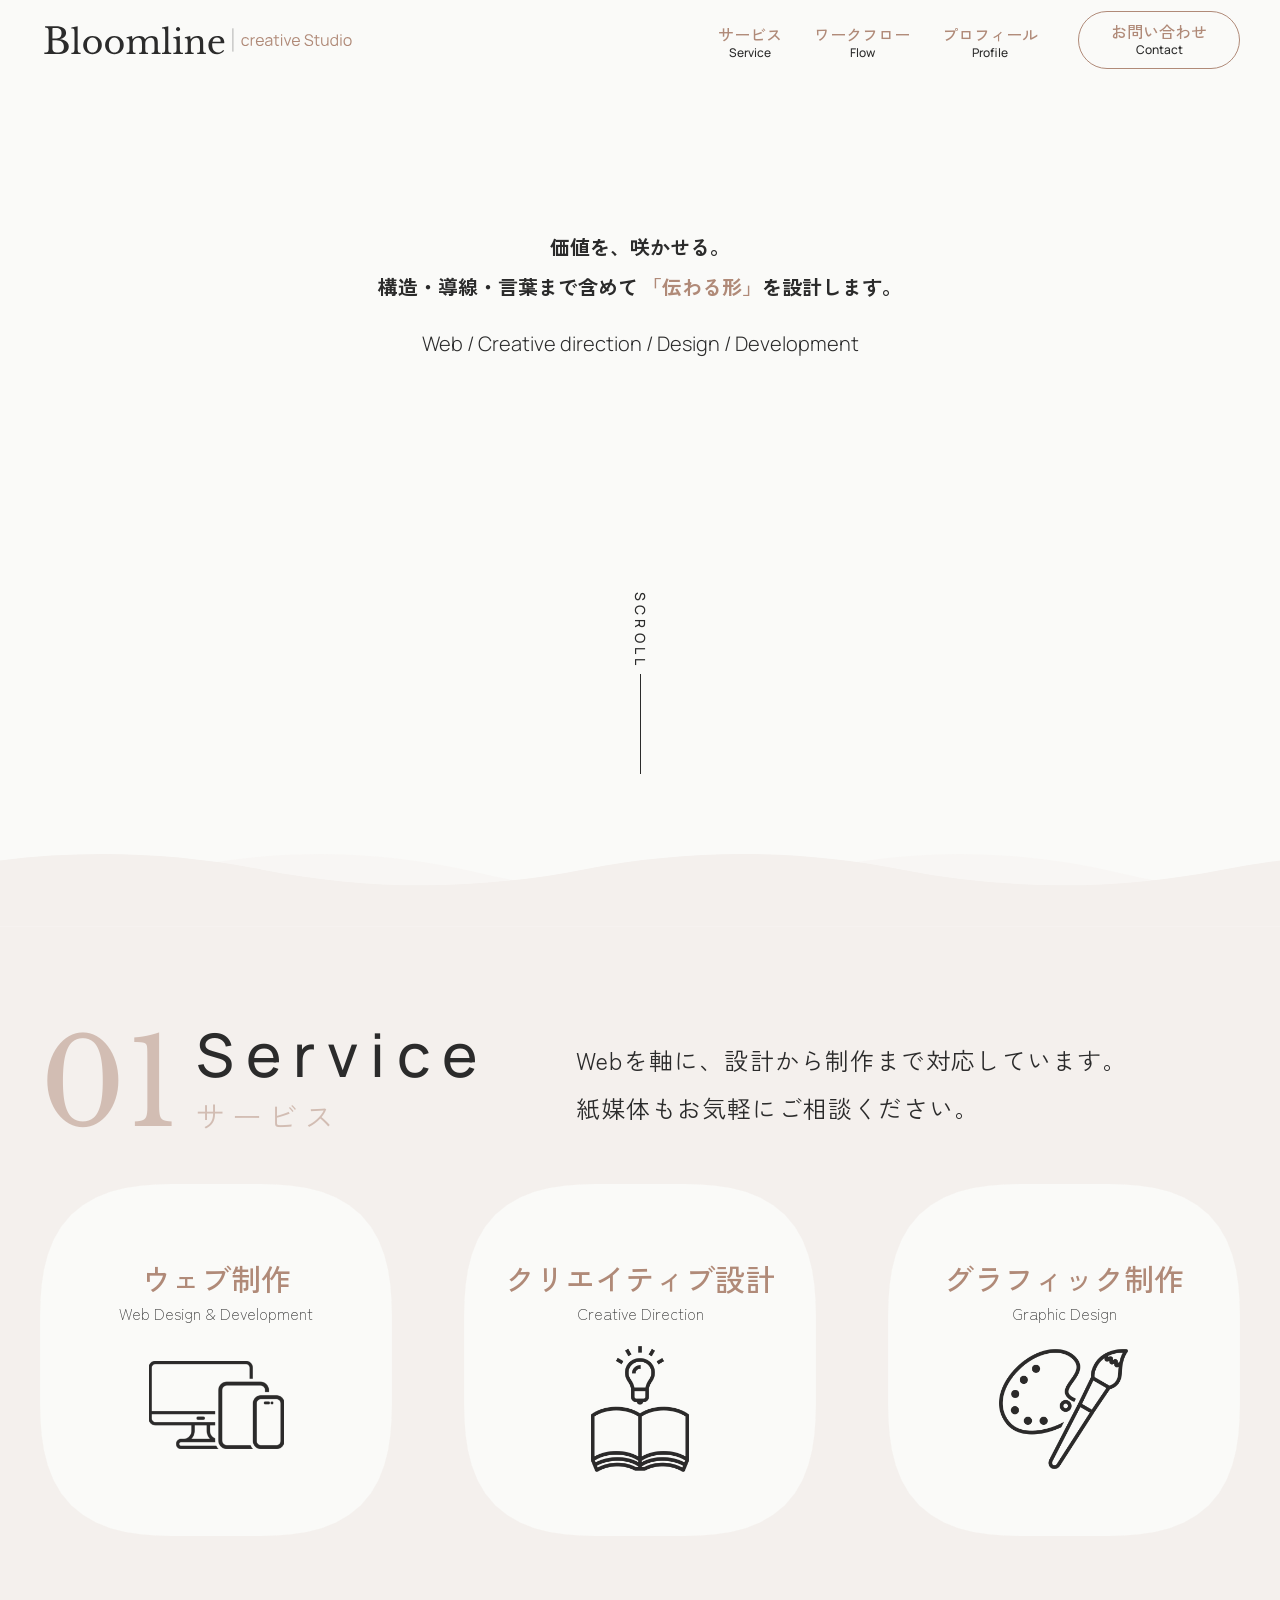
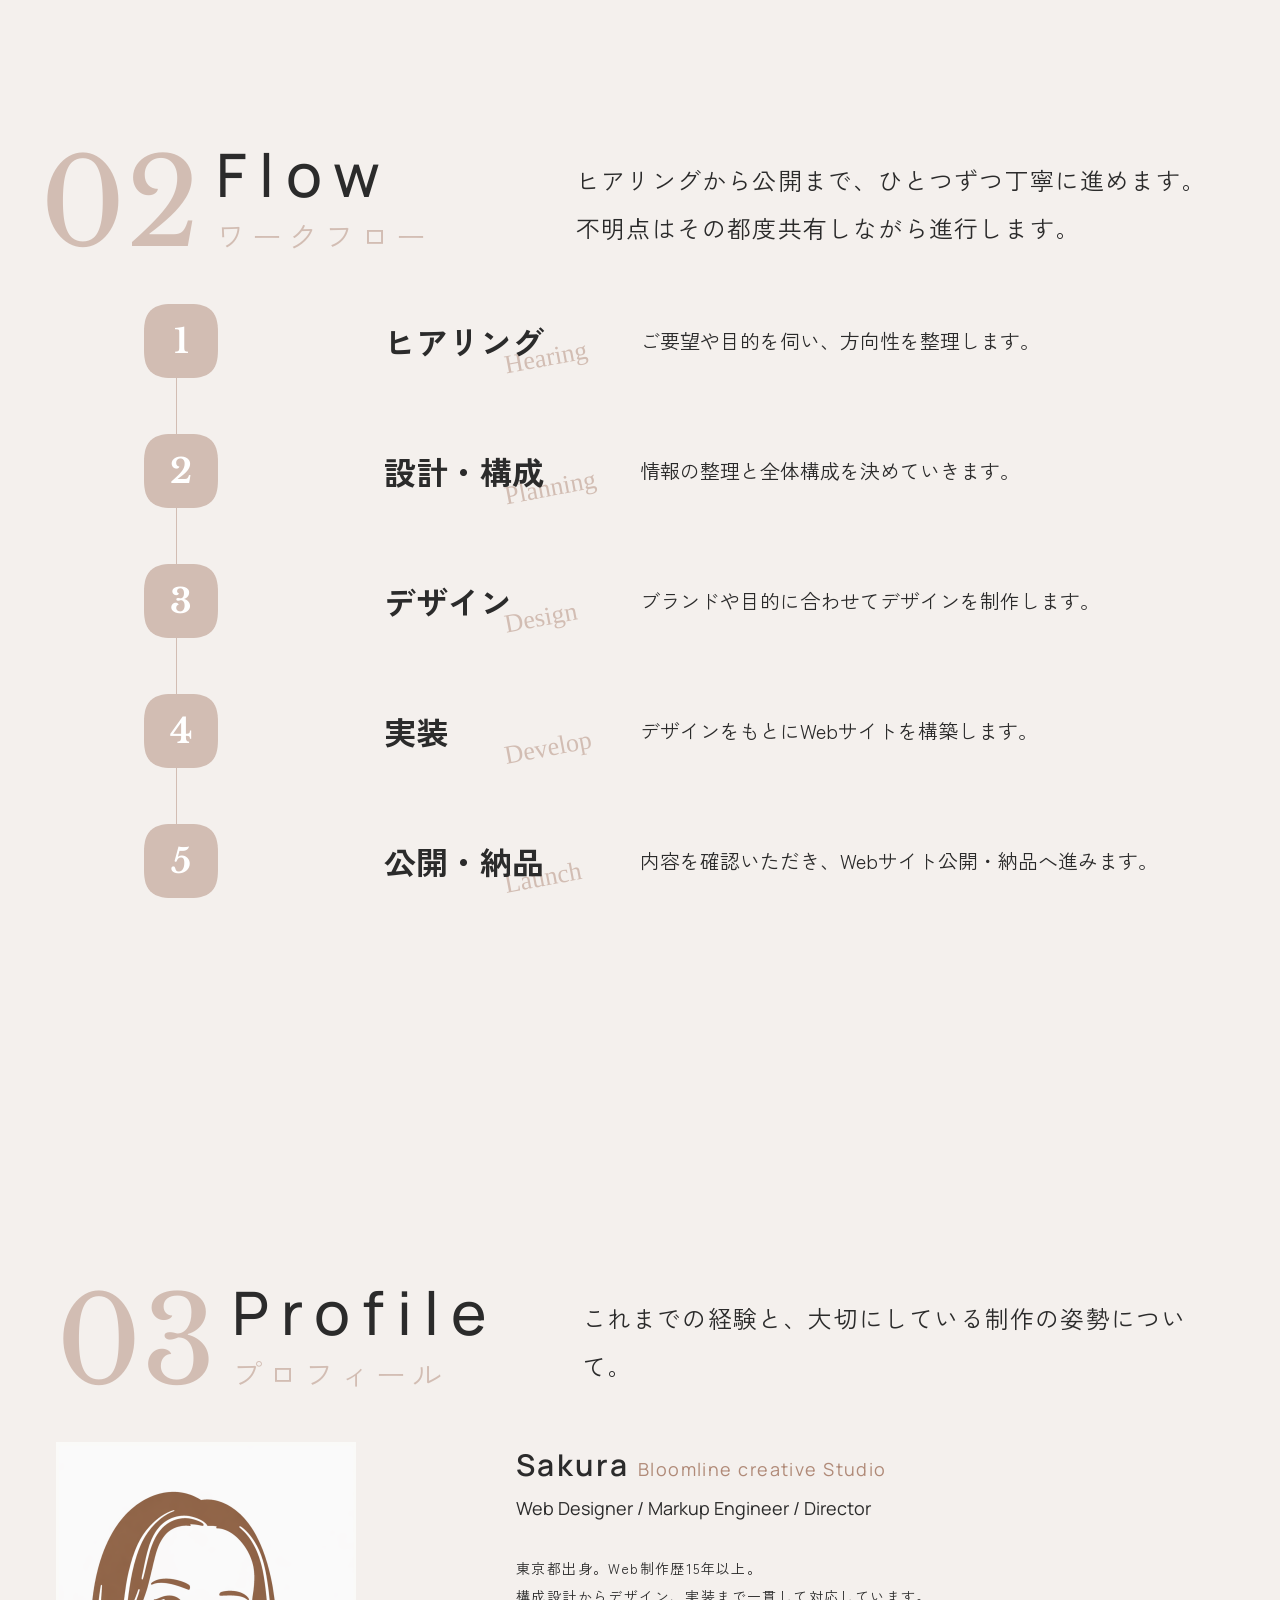
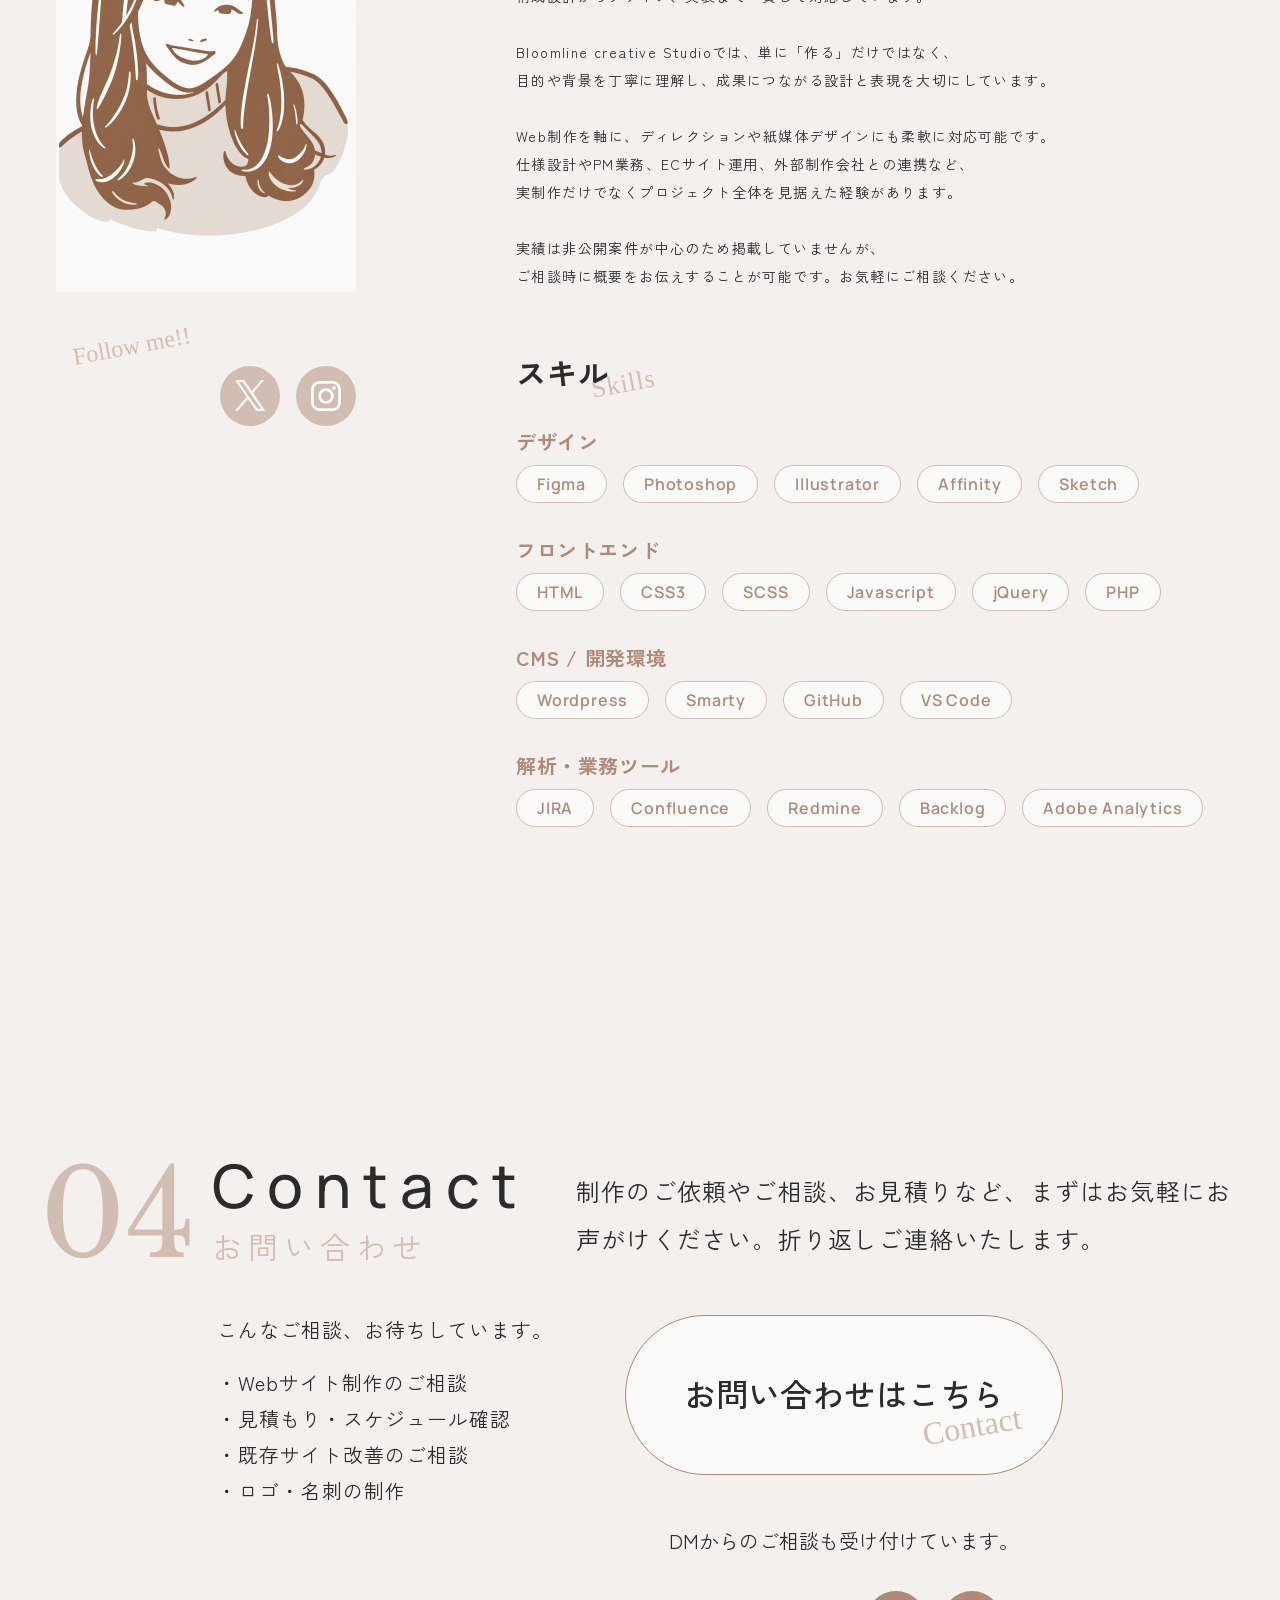
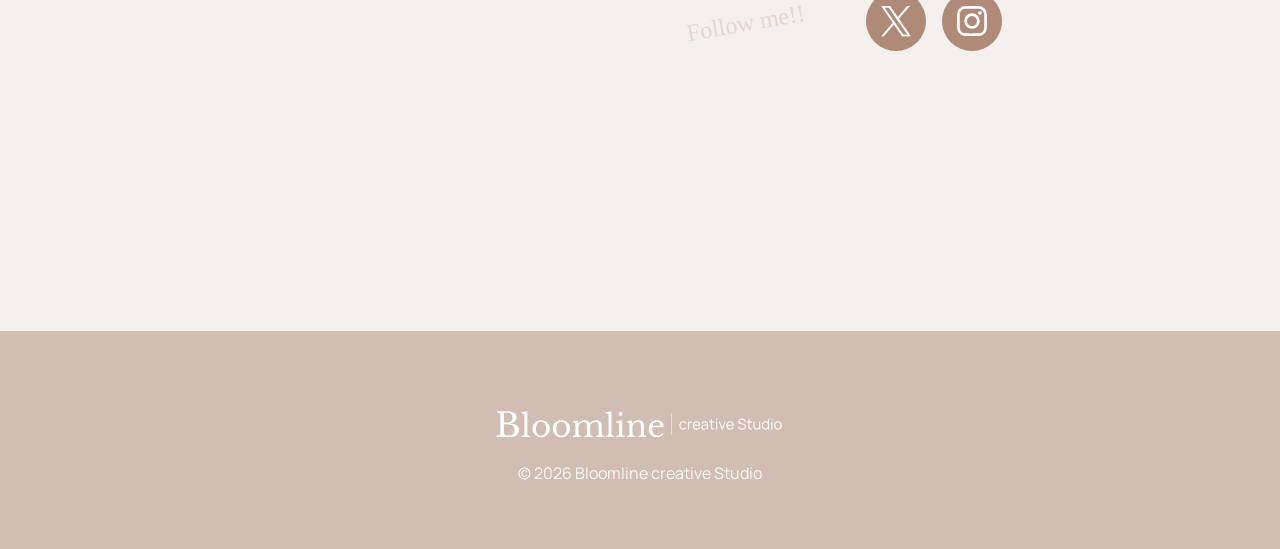
<file: index.html>
<!doctype html>
<html lang="ja">
	<head>
		<meta charset="UTF-8" />
		<meta name="viewport" content="width=device-width, initial-scale=1.0" />
		<title>Bloomline creative Studio</title>
		<link rel="stylesheet" href="./assets/css/style.css" />
	</head>

	<body>
		<header class="header">
			<div class="header__inner container">
				<!-- ロゴ -->
				<h1 class="header__logo">
					<a href="/">
						<img
							src="assets/img/logo.svg"
							alt="Bloomline creative Studio"
						/>
					</a>
				</h1>
				<!-- PCナビ -->
				<nav class="header__nav">
					<ul class="header__menu">
						<li>
							<a href="#service">サービス<span>Service</span></a>
						</li>
						<li>
							<a href="#flow">ワークフロー<span>Flow</span></a>
						</li>
						<li>
							<a href="#profile"
								>プロフィール<span>Profile</span></a
							>
						</li>
					</ul>

					<a href="#contact" class="header__cta">
						お問い合わせ
						<span>Contact</span>
					</a>
				</nav>
			</div>
		</header>

		<!-- ハンバーガー -->
		<button class="hamburger" aria-label="menu" aria-controls="drawer">
			<span></span>
			<span></span>
			<span></span>
		</button>
		<!-- SPフルスクリーンメニュー -->
		<div class="drawer" id="drawer">
			<div class="drawer__header">
				<div class="header__logo">
					<img
						src="assets/img/logo.svg"
						alt="Bloomline creative Studio"
					/>
				</div>
			</div>

			<nav class="drawer__nav">
				<a href="#service">Service</a>
				<a href="#flow">Flow</a>
				<a href="#profile">Profile</a>
				<a href="#contact">Contact</a>
			</nav>

			<div class="drawer__footer">
				<div class="drawer__sns">
					<a
						href="https://x.com/BloomlineSakura?s=20"
						class="sns-icon x-icon"
						target="_blank"
						><img src="assets/img/sns-x.svg" alt="X"
					/></a>
					<a
						href="https://www.instagram.com/bloomline_creative/"
						class="sns-icon insta-icon"
						target="_blank"
						><img src="assets/img/sns-ig.svg" alt="Instagram"
					/></a>
				</div>
				<p class="drawer__copy">
					&copy; 2026 Bloomline creative Studio
				</p>
			</div>
		</div>

		<main>
			<!-- fv -->
			<div data-include="components/fv.html"></div>

			<div class="main__contents">
				<div class="main__container">
					<div class="main__inner">
						<!-- service -->
						<div data-include="components/service.html"></div>
						<!-- flow -->
						<div data-include="components/flow.html"></div>
						<!-- profile -->
						<div data-include="components/profile.html"></div>
						<!-- contact -->
						<div data-include="components/contact.html"></div>
					</div>
				</div>
			</div>
		</main>

		<footer id="footer" class="footer">
			<div class="footer__inner">
				<p class="footer__logo">
					<img
						src="assets/img/logo_footer.svg"
						alt="Bloomline creative Studio"
					/>
				</p>

				<p class="footer__copy">
					&copy; 2026 Bloomline creative Studio
				</p>
			</div>
		</footer>

		<script src="assets/js/include.js"></script>
		<script src="assets/js/main.js" defer></script>
	</body>
</html>
</file>
<file: assets/css/style.css>
@charset "UTF-8";
@import url("https://fonts.googleapis.com/css2?family=Homemade+Apple&family=Libre+Baskerville:ital,wght@0,400..700;1,400..700&family=Manrope:wght@200..800&family=Zen+Kaku+Gothic+New:wght@300;400;500;700;900&display=swap");
/* ==========================================================
   Project : Bloomline creative Studio
   File    : _reset.scss
   Role    : Foundation
   ----------------------------------------------------------
   Description :
   ブラウザデフォルトスタイルのリセット定義
   ========================================================== */
*,
*::before,
*::after {
  -webkit-box-sizing: border-box;
          box-sizing: border-box;
}

html {
  font-size: 100%;
  scroll-behavior: smooth;
}

body {
  margin: 0;
  line-height: 1.6;
  text-rendering: optimizeLegibility;
  -webkit-font-smoothing: antialiased;
}

/* headings */
h1,
h2,
h3,
h4,
h5,
h6,
p,
ul,
ol,
figure,
blockquote {
  margin: 0;
}

/* lists */
ul,
ol {
  padding: 0;
  list-style: none;
}

/* media */
img,
picture,
video,
canvas {
  display: block;
  max-width: 100%;
}

/* forms */
input,
button,
textarea,
select {
  font: inherit;
}

/* links */
a {
  color: inherit;
  text-decoration: none;
}

/* tables */
table {
  border-collapse: collapse;
  border-spacing: 0;
}

/* ==========================================================
   Project : Bloomline creative Studio
   File    : _variables.scss
   Role    : Foundation
   ----------------------------------------------------------
   Description :
   カラー・フォント・サイズ等の変数管理
   ========================================================== */
/* ==========================================================
   Project : Bloomline creative Studio
   File    : _breakpoints.scss
   Role    : Foundation
   ----------------------------------------------------------
   Description :
   レスポンシブ用ブレークポイント定義
   ========================================================== */
/* ==========================================================
   Project : Bloomline creative Studio
   File    : _base.scss
   Role    : Foundation
   ----------------------------------------------------------
   Description :
   ベースタイポグラフィ・共通スタイル定義
   ========================================================== */
html {
  scroll-behavior: smooth;
  font-size: 100%;
  scroll-padding-top: 100px;
}
@media (max-width: 768px) {
  html {
    scroll-padding-top: 70px;
  }
}

body {
  font-family: "Manrope", sans-serif, "Zen Kaku Gothic New", sans-serif;
  font-weight: 400;
  color: #2b2b2b;
  line-height: 1.5;
  background-color: #fafaf8;
}

/* Main layout */
main {
  width: 100%;
  margin: 0;
}
main .main__contents {
  padding-top: 82px;
  background-image: url(../img/main_bg.svg);
  background-repeat: no-repeat;
  background-position: top center;
  background-size: 100% auto;
}
@media (max-width: 768px) {
  main .main__contents {
    background-image: url(../img/main_bg_sp.svg);
  }
}
main .main__container {
  width: 100%;
  background-color: #f4f0ed;
  padding-bottom: 160px;
}
@media (max-width: 768px) {
  main .main__container {
    padding-bottom: 0;
  }
}
main .main__inner {
  width: 1200px;
  margin: 0 auto;
  background-color: #f4f0ed;
}
@media (max-width: 768px) {
  main .main__inner {
    width: 100%;
    padding: 0;
  }
}

/* Section title */
.section-header {
  display: -webkit-box;
  display: -ms-flexbox;
  display: flex;
  -webkit-box-pack: start;
      -ms-flex-pack: start;
          justify-content: flex-start;
  margin: 88px 0 40px;
}
.section-header__title {
  display: -webkit-box;
  display: -ms-flexbox;
  display: flex;
  -webkit-box-align: start;
      -ms-flex-align: start;
          align-items: flex-start;
  gap: 16px;
  width: 536px;
}
@media (max-width: 768px) {
  .section-header__title {
    width: 100%;
  }
}
.section-header__num {
  font-family: "Libre Baskerville", serif;
  font-size: 120px;
  line-height: 1;
  color: #d2bdb3;
}
@media (max-width: 768px) {
  .section-header__num {
    font-size: 74px;
  }
}
.section-header__main {
  font-family: "Manrope", sans-serif;
  font-weight: 500;
  font-size: 60px;
  line-height: 1;
  letter-spacing: 0.2em;
}
@media (max-width: 768px) {
  .section-header__main {
    font-size: 36px;
  }
}
.section-header__sub {
  font-family: "Zen Kaku Gothic New", sans-serif;
  font-size: 30px;
  letter-spacing: 0.2em;
  line-height: 1;
  color: #d2bdb3;
  margin-top: 16px;
}
@media (max-width: 768px) {
  .section-header__sub {
    font-size: 18px;
    margin-top: 8px;
  }
}
.section-header__lead {
  line-height: 2;
  font-size: 24px;
  font-family: "Zen Kaku Gothic New", sans-serif;
  letter-spacing: 0.05em;
  display: -webkit-box;
  display: -ms-flexbox;
  display: flex;
  -webkit-box-align: center;
      -ms-flex-align: center;
          align-items: center;
  max-width: 664px;
}
@media (max-width: 768px) {
  .section-header__lead {
    font-size: 12px;
    max-width: none;
    margin-left: 16px;
  }
}
@media (max-width: 768px) {
  .section-header {
    -webkit-box-orient: vertical;
    -webkit-box-direction: normal;
        -ms-flex-direction: column;
            flex-direction: column;
  }
}

/* Line-break helpers */
.pc_br {
  display: inline-block;
}
@media (max-width: 768px) {
  .pc_br {
    display: none;
  }
}

.sp_br {
  display: none;
}
@media (max-width: 768px) {
  .sp_br {
    display: inline-block;
  }
}

/* Squircle setting */
.clothoid-corner {
  clip-path: polygon(41.670368% 0%, 58.329632% 0%, 62.704761% 0.020651%, 67.077555% 0.151634%, 71.438002% 0.493893%, 75.762175% 1.146894%, 79.997481% 2.233011%, 84.062892% 3.834411%, 87.850921% 6.005296%, 91.220749% 8.779251%, 93.994704% 12.149079%, 96.165589% 15.937108%, 97.766989% 20.002519%, 98.853106% 24.237825%, 99.506107% 28.561998%, 99.848366% 32.922445%, 99.979349% 37.295239%, 99.979349% 62.704761%, 99.848366% 67.077555%, 99.506107% 71.438002%, 98.853106% 75.762175%, 97.766989% 79.997481%, 96.165589% 84.062892%, 93.994704% 87.850921%, 91.220749% 91.220749%, 87.850921% 93.994704%, 84.062892% 96.165589%, 79.997481% 97.766989%, 75.762175% 98.853106%, 71.438002% 99.506107%, 67.077555% 99.848366%, 62.704761% 99.979349%, 58.329632% 100%, 41.670368% 100%, 37.295239% 99.979349%, 32.922445% 99.848366%, 28.561998% 99.506107%, 24.237825% 98.853106%, 20.002519% 97.766989%, 15.937108% 96.165589%, 12.149079% 93.994704%, 8.779251% 91.220749%, 6.005296% 87.850921%, 3.834411% 84.062892%, 2.233011% 79.997481%, 1.146894% 75.762175%, 0.493893% 71.438002%, 0.151634% 67.077555%, 0.020651% 62.704761%, 0.020651% 37.295239%, 0.151634% 32.922445%, 0.493893% 28.561998%, 1.146894% 24.237825%, 2.233011% 20.002519%, 3.834411% 15.937108%, 6.005296% 12.149079%, 8.779251% 8.779251%, 12.149079% 6.005296%, 15.937108% 3.834411%, 20.002519% 2.233011%, 24.237825% 1.146894%, 28.561998% 0.493893%, 32.922445% 0.151634%, 37.295239% 0.020651%, 41.670368% 0%);
}

/* ==========================================================
   Project : Bloomline creative Studio
   File    : _header.scss
   Role    : Layout
   ----------------------------------------------------------
   Description :
   固定ヘッダー・ナビゲーション・ドロワーメニュー
   States :
   .is-scrolled
   .is-open
   ========================================================== */
.header {
  width: 100%;
  background: #fafaf8;
  z-index: 500;
  position: fixed;
  top: 0;
  left: 0;
  right: 0;
  -webkit-transition: background 0.4s ease, -webkit-box-shadow 0.4s ease;
  transition: background 0.4s ease, -webkit-box-shadow 0.4s ease;
  transition: background 0.4s ease, box-shadow 0.4s ease;
  transition: background 0.4s ease, box-shadow 0.4s ease, -webkit-box-shadow 0.4s ease;
}
.header.is-scrolled {
  -webkit-box-shadow: 0 4px 20px rgba(0, 0, 0, 0.05);
          box-shadow: 0 4px 20px rgba(0, 0, 0, 0.05);
  background: rgba(255, 255, 255, 0.6);
  backdrop-filter: blur(10px);
  -webkit-backdrop-filter: blur(10px);
}
.header__inner {
  width: 1200px;
  height: 80px;
  margin: 0 auto;
  display: -webkit-box;
  display: -ms-flexbox;
  display: flex;
  -webkit-box-pack: justify;
      -ms-flex-pack: justify;
          justify-content: space-between;
  -webkit-box-align: center;
      -ms-flex-align: center;
          align-items: center;
}
@media (max-width: 768px) {
  .header__inner {
    width: 100%;
    height: 56px;
    padding: 16px;
  }
}
.header__logo a {
  display: block;
}
.header__logo a img {
  height: 36px;
}
@media (max-width: 768px) {
  .header__logo a img {
    height: 24px;
  }
}
.header__nav {
  display: -webkit-box;
  display: -ms-flexbox;
  display: flex;
  gap: 40px;
}
@media (max-width: 768px) {
  .header__nav {
    display: none;
  }
}
.header__menu {
  display: -webkit-box;
  display: -ms-flexbox;
  display: flex;
  gap: 32px;
  margin-top: 16px;
}
.header__menu a {
  display: -webkit-box;
  display: -ms-flexbox;
  display: flex;
  -webkit-box-orient: vertical;
  -webkit-box-direction: normal;
      -ms-flex-direction: column;
          flex-direction: column;
  -webkit-box-align: center;
      -ms-flex-align: center;
          align-items: center;
  line-height: 1;
  font-size: 16px;
  font-weight: 500;
  color: #b08a78;
  position: relative;
  padding-bottom: 4px;
}
.header__menu a span {
  font-size: 12px;
  margin-top: 4px;
  color: #2b2b2b;
  -webkit-transition: color 0.3s ease;
  transition: color 0.3s ease;
}
.header__menu a::after {
  content: "";
  position: absolute;
  bottom: -2px;
  left: 50%;
  width: 0;
  height: 1px;
  background: #b08a78;
  -webkit-transition: width 0.3s ease;
  transition: width 0.3s ease;
  -webkit-transform: translateX(-50%);
          transform: translateX(-50%);
}
.header__menu a:hover::after {
  width: 100%;
}
.header__menu a:hover span {
  color: #b08a78;
}
.header__cta {
  padding: 12px 32px;
  border: 1px solid #b08a78;
  border-radius: 50px;
  display: -webkit-box;
  display: -ms-flexbox;
  display: flex;
  -webkit-box-orient: vertical;
  -webkit-box-direction: normal;
      -ms-flex-direction: column;
          flex-direction: column;
  -webkit-box-align: center;
      -ms-flex-align: center;
          align-items: center;
  font-size: 16px;
  line-height: 1;
  font-weight: 500;
  color: #b08a78;
  background: transparent;
  -webkit-transition: background-color 0.5s ease, color 0.5s ease;
  transition: background-color 0.5s ease, color 0.5s ease;
}
.header__cta span {
  font-size: 12px;
  margin-top: 4px;
  color: #2b2b2b;
}
.header__cta:hover {
  color: #fff;
  background-color: #d2bdb3;
}

/* Hamburger (SP only) */
.hamburger {
  display: none;
}
@media (max-width: 768px) {
  .hamburger {
    display: -webkit-box;
    display: -ms-flexbox;
    display: flex;
    width: 48px;
    height: 48px;
    position: fixed;
    right: 8px;
    top: 4px;
    z-index: 1100;
    background: none;
    border: none;
    cursor: pointer;
    -webkit-box-pack: center;
        -ms-flex-pack: center;
            justify-content: center;
    -webkit-box-align: center;
        -ms-flex-align: center;
            align-items: center;
  }
}
.hamburger span {
  display: block;
  position: absolute;
  width: 28px;
  height: 2px;
  background: #b08a78;
  border-radius: 2px;
  -webkit-transition: opacity 0.3s ease, background 0.3s ease, -webkit-transform 0.3s ease;
  transition: opacity 0.3s ease, background 0.3s ease, -webkit-transform 0.3s ease;
  transition: transform 0.3s ease, opacity 0.3s ease, background 0.3s ease;
  transition: transform 0.3s ease, opacity 0.3s ease, background 0.3s ease, -webkit-transform 0.3s ease;
}
.hamburger span:nth-child(1) {
  -webkit-transform: translateY(-8px);
          transform: translateY(-8px);
}
.hamburger span:nth-child(3) {
  -webkit-transform: translateY(8px);
          transform: translateY(8px);
}
.hamburger.is-open span {
  background: #fff;
}
.hamburger.is-open span:nth-child(1) {
  -webkit-transform: rotate(45deg);
          transform: rotate(45deg);
}
.hamburger.is-open span:nth-child(2) {
  opacity: 0;
}
.hamburger.is-open span:nth-child(3) {
  -webkit-transform: rotate(-45deg);
          transform: rotate(-45deg);
}

body.drawer-open {
  overflow: hidden;
}

/* Drawer (SP only) */
.drawer {
  display: none;
}
@media (max-width: 768px) {
  .drawer {
    position: fixed;
    inset: 0;
    background: #b08a78;
    display: -webkit-box;
    display: -ms-flexbox;
    display: flex;
    -webkit-box-orient: vertical;
    -webkit-box-direction: normal;
        -ms-flex-direction: column;
            flex-direction: column;
    opacity: 0;
    visibility: hidden;
    pointer-events: none;
    -webkit-transform: translateY(-100%);
            transform: translateY(-100%);
    -webkit-transition: opacity 0.4s, visibility 0.4s, -webkit-transform 0.4s;
    transition: opacity 0.4s, visibility 0.4s, -webkit-transform 0.4s;
    transition: transform 0.4s, opacity 0.4s, visibility 0.4s;
    transition: transform 0.4s, opacity 0.4s, visibility 0.4s, -webkit-transform 0.4s;
    z-index: 1000;
  }
  .drawer.is-open {
    -webkit-transform: translateY(0);
            transform: translateY(0);
    opacity: 1;
    visibility: visible;
    pointer-events: auto;
  }
  .drawer__header {
    width: 100%;
    height: 56px;
    padding: 16px;
  }
  .drawer__header .header__logo img {
    height: 24px;
    -webkit-filter: brightness(0) invert(1);
            filter: brightness(0) invert(1);
  }
  .drawer__nav {
    -webkit-box-flex: 1;
        -ms-flex: 1;
            flex: 1;
    display: -webkit-box;
    display: -ms-flexbox;
    display: flex;
    -webkit-box-orient: vertical;
    -webkit-box-direction: normal;
        -ms-flex-direction: column;
            flex-direction: column;
    -webkit-box-pack: start;
        -ms-flex-pack: start;
            justify-content: flex-start;
    -webkit-box-align: center;
        -ms-flex-align: center;
            align-items: center;
    gap: 32px;
    padding-top: 120px;
  }
  .drawer__nav a {
    font-size: 28px;
    letter-spacing: 0.2em;
    color: #fff;
    font-weight: 700;
  }
  .drawer__sns {
    position: absolute;
    right: 20px;
    bottom: 40px;
    display: -webkit-box;
    display: -ms-flexbox;
    display: flex;
    -webkit-box-orient: vertical;
    -webkit-box-direction: normal;
        -ms-flex-direction: column;
            flex-direction: column;
    gap: 16px;
  }
  .drawer__sns .sns-icon img {
    width: 43px;
    height: 43px;
  }
  .drawer__copy {
    width: 100%;
    padding-left: 16px;
    color: #fafaf8;
    font-size: 10px;
    text-align: left;
  }
  .drawer {
    /* Close button (optional). If you keep it, use 2 spans in HTML. */
  }
  .drawer__close {
    position: absolute;
    top: 16px;
    right: 16px;
    width: 32px;
    height: 32px;
    border: none;
    background: none;
    display: -webkit-box;
    display: -ms-flexbox;
    display: flex;
    -webkit-box-pack: center;
        -ms-flex-pack: center;
            justify-content: center;
    -webkit-box-align: center;
        -ms-flex-align: center;
            align-items: center;
  }
  .drawer__close span {
    position: absolute;
    width: 24px;
    height: 2px;
    background: #fff;
  }
  .drawer__close span:nth-child(1) {
    -webkit-transform: rotate(45deg);
            transform: rotate(45deg);
  }
  .drawer__close span:nth-child(2) {
    -webkit-transform: rotate(-45deg);
            transform: rotate(-45deg);
  }
}

/* ==========================================================
   Project : Bloomline creative Studio
   File    : _footer.scss
   Role    : Layout
   ----------------------------------------------------------
   Description :
   フッターエリアのレイアウト・コピーライト
   ========================================================== */
.footer {
  width: 100%;
  text-align: center;
  background: #d2bdb3;
}
.footer__inner {
  width: 1200px;
  margin: 0 auto;
  padding: 64px 0;
}
@media (max-width: 768px) {
  .footer__inner {
    width: 100%;
    padding: 32px 0;
  }
}
.footer__logo {
  width: 320px;
  margin: 0 auto 8px;
}
@media (max-width: 768px) {
  .footer__logo {
    width: 200px;
    margin: 0 auto 24px;
  }
}
.footer__logo img {
  display: block;
  /* translateZ is optional; keep only if you saw rendering issues */
  -webkit-transform: translateZ(0);
          transform: translateZ(0);
}
.footer__copy {
  color: #fafaf8;
}
@media (max-width: 768px) {
  .footer__copy {
    font-size: 10px;
  }
}

/* ==========================================================
   Project : Bloomline creative Studio
   File    : _fv.scss
   Role    : Section
   ----------------------------------------------------------
   Description :
   First View（メインビジュアル）セクション
   ========================================================== */
.fv {
  width: 1200px;
  height: 854px;
  margin: 0 auto;
}
@media (max-width: 768px) {
  .fv {
    width: 100%;
    min-height: 100vh;
    height: auto;
  }
}
.fv__maincopy {
  min-height: 592px;
  display: -webkit-box;
  display: -ms-flexbox;
  display: flex;
  -webkit-box-orient: vertical;
  -webkit-box-direction: normal;
      -ms-flex-direction: column;
          flex-direction: column;
  -webkit-box-pack: center;
      -ms-flex-pack: center;
          justify-content: center;
  -webkit-box-align: center;
      -ms-flex-align: center;
          align-items: center;
  text-align: center;
  font-size: 20px;
  line-height: 2em;
}
.fv__maincopy__text {
  font-weight: 700;
}
.fv__maincopy__text span {
  color: #b08a78;
}
.fv__maincopy .business {
  margin-top: 16px;
  font-weight: 300;
}
@media (max-width: 768px) {
  .fv__maincopy {
    padding: 0 16px;
    font-size: 14px;
  }
}
.fv__scroll {
  position: relative;
  height: 182px;
}
.fv__scroll__text {
  display: inline-block;
  position: absolute;
  top: 0;
  left: 50%;
  -webkit-transform: translateX(-50%);
          transform: translateX(-50%);
  font-weight: 500;
  color: #2b2b2b;
  font-size: 14px;
  line-height: 1;
  letter-spacing: 0.3em;
  text-transform: uppercase;
  -webkit-writing-mode: vertical-lr;
      -ms-writing-mode: tb-lr;
          writing-mode: vertical-lr;
  padding-bottom: 8px;
}
.fv__scroll__line {
  position: absolute;
  left: 50%;
  bottom: 0;
  width: 1px;
  height: 100px;
  overflow: hidden;
}
.fv__scroll__line::after {
  content: "";
  position: absolute;
  top: 0;
  left: 0;
  width: 100%;
  height: 100%;
  background: #2b2b2b;
  -webkit-animation: bloomline-scroll 2.5s cubic-bezier(1, 0, 0, 1) infinite;
          animation: bloomline-scroll 2.5s cubic-bezier(1, 0, 0, 1) infinite;
}

@-webkit-keyframes bloomline-scroll {
  0% {
    -webkit-transform: scale(1, 0);
            transform: scale(1, 0);
    -webkit-transform-origin: 0 0;
            transform-origin: 0 0;
  }
  30% {
    -webkit-transform: scale(1, 1);
            transform: scale(1, 1);
    -webkit-transform-origin: 0 0;
            transform-origin: 0 0;
  }
  70% {
    -webkit-transform: scale(1, 1);
            transform: scale(1, 1);
    -webkit-transform-origin: 0 100%;
            transform-origin: 0 100%;
  }
  100% {
    -webkit-transform: scale(1, 0);
            transform: scale(1, 0);
    -webkit-transform-origin: 0 100%;
            transform-origin: 0 100%;
  }
}

@keyframes bloomline-scroll {
  0% {
    -webkit-transform: scale(1, 0);
            transform: scale(1, 0);
    -webkit-transform-origin: 0 0;
            transform-origin: 0 0;
  }
  30% {
    -webkit-transform: scale(1, 1);
            transform: scale(1, 1);
    -webkit-transform-origin: 0 0;
            transform-origin: 0 0;
  }
  70% {
    -webkit-transform: scale(1, 1);
            transform: scale(1, 1);
    -webkit-transform-origin: 0 100%;
            transform-origin: 0 100%;
  }
  100% {
    -webkit-transform: scale(1, 0);
            transform: scale(1, 0);
    -webkit-transform-origin: 0 100%;
            transform-origin: 0 100%;
  }
}
/* ==========================================================
   Project : Bloomline creative Studio
   File    : _service.scss
   Role    : Section
   ----------------------------------------------------------
   Description :
   サービス一覧セクション（カードUI）
   ========================================================== */
@media (max-width: 768px) {
  .service {
    padding: 0 16px;
  }
}
.service .service-container__list {
  display: grid;
  grid-template-columns: repeat(3, 1fr);
  gap: 72px;
}
@media (max-width: 768px) {
  .service .service-container__list {
    display: -webkit-box;
    display: -ms-flexbox;
    display: flex;
    -webkit-box-orient: vertical;
    -webkit-box-direction: normal;
        -ms-flex-direction: column;
            flex-direction: column;
    gap: 48px;
    /* ul reset is handled in reset, but keep if needed */
    list-style: none;
    margin: 0;
    padding: 48px 32px;
    background-color: #fafaf8;
    border-radius: 60px;
  }
  .service .service-container__list .clothoid-corner {
    clip-path: none;
  }
}
.service .service-container__squircle {
  width: 352px;
  height: 352px;
  background-color: #fafaf8;
  text-align: center;
}
@media (max-width: 768px) {
  .service .service-container__squircle {
    width: 100%;
    height: auto;
    background-color: transparent;
    display: -webkit-box;
    display: -ms-flexbox;
    display: flex;
    -webkit-box-pack: justify;
        -ms-flex-pack: justify;
            justify-content: space-between;
    -webkit-box-align: center;
        -ms-flex-align: center;
            align-items: center;
    gap: 16px;
  }
}
.service .service-container__title {
  font-family: "Zen Kaku Gothic New", sans-serif;
  font-size: 30px;
  font-weight: 500;
  color: #b08a78;
  display: -webkit-box;
  display: -ms-flexbox;
  display: flex;
  -webkit-box-orient: vertical;
  -webkit-box-direction: normal;
      -ms-flex-direction: column;
          flex-direction: column;
  -webkit-box-align: center;
      -ms-flex-align: center;
          align-items: center;
  margin-top: 72px;
}
.service .service-container__title span {
  font-weight: 300;
  font-size: 16px;
  color: #2b2b2b;
}
@media (max-width: 768px) {
  .service .service-container__title {
    margin-top: 0;
    width: 70%;
    -webkit-box-align: start;
        -ms-flex-align: start;
            align-items: flex-start;
    font-size: 20px;
  }
  .service .service-container__title span {
    font-size: 12px;
  }
}
.service .service-container__icon {
  width: 136px;
  height: 136px;
  margin: 16px auto;
  display: -webkit-box;
  display: -ms-flexbox;
  display: flex;
  -webkit-box-align: center;
      -ms-flex-align: center;
          align-items: center;
  -webkit-box-pack: center;
      -ms-flex-pack: center;
          justify-content: center;
}
.service .service-container__icon img {
  width: 100%;
  height: auto;
  -o-object-fit: contain;
     object-fit: contain;
}
@media (max-width: 768px) {
  .service .service-container__icon {
    width: 30%;
    height: auto;
    margin: 0;
  }
}

/* ==========================================================
   Project : Bloomline creative Studio
   File    : _flow.scss
   Role    : Section
   ----------------------------------------------------------
   Description :
   ワークフロー（制作の流れ）セクション
   ========================================================== */
.flow {
  padding: 120px 0;
}
@media (max-width: 768px) {
  .flow {
    padding: 0 16px;
  }
}
.flow__container {
  position: relative;
  padding-left: 104px;
}
.flow__container::before {
  content: "";
  position: absolute;
  left: 136px;
  top: 0;
  bottom: 0;
  width: 1px;
  background: #d2bdb3;
}
@media (max-width: 768px) {
  .flow__container::before {
    display: none;
  }
}
@media (max-width: 768px) {
  .flow__container {
    padding-left: 0;
    margin: 0;
    padding: 48px 32px 32px;
    background-color: #fafaf8;
    border-radius: 60px;
  }
}
.flow__item {
  display: grid;
  grid-template-columns: 80px 1fr;
  gap: 160px;
  margin-bottom: 56px;
}
@media (max-width: 768px) {
  .flow__item {
    grid-template-columns: 32px 1fr;
    gap: 16px;
    margin-bottom: 16px;
  }
}
.flow__badge {
  width: 74px;
  height: 74px;
  background: #d2bdb3;
  color: #fff;
  display: -webkit-box;
  display: -ms-flexbox;
  display: flex;
  -webkit-box-align: center;
      -ms-flex-align: center;
          align-items: center;
  -webkit-box-pack: center;
      -ms-flex-pack: center;
          justify-content: center;
  font-weight: 700;
  font-family: "Libre Baskerville", serif;
  font-size: 34px;
}
@media (max-width: 768px) {
  .flow__badge {
    width: 32px;
    height: 32px;
    font-size: 22px;
  }
}
.flow__content {
  display: -webkit-box;
  display: -ms-flexbox;
  display: flex;
  -webkit-box-pack: start;
      -ms-flex-pack: start;
          justify-content: flex-start;
  -webkit-box-align: center;
      -ms-flex-align: center;
          align-items: center;
  gap: 16px;
}
@media (max-width: 768px) {
  .flow__content {
    -webkit-box-orient: vertical;
    -webkit-box-direction: normal;
        -ms-flex-direction: column;
            flex-direction: column;
    -webkit-box-align: start;
        -ms-flex-align: start;
            align-items: flex-start;
  }
}
.flow__content h3 {
  width: 240px;
  position: relative;
  font-size: 32px;
  font-family: "Zen Kaku Gothic New", sans-serif;
  z-index: 100;
}
@media (max-width: 768px) {
  .flow__content h3 {
    width: 100%;
    font-size: 20px;
  }
}
.flow__content p {
  font-size: 20px;
  font-family: "Zen Kaku Gothic New", sans-serif;
}
@media (max-width: 768px) {
  .flow__content p {
    font-size: 12px;
  }
}
.flow__en {
  position: absolute;
  left: 120px;
  bottom: -12px;
  font-size: 26px;
  font-family: "Homemade Apple", cursive;
  font-weight: 400;
  color: #d2bdb3;
  display: inline-block;
  -webkit-transform: rotate(-10.65deg);
          transform: rotate(-10.65deg);
  z-index: -1;
}
@media (max-width: 768px) {
  .flow__en {
    font-size: 20px;
    left: auto;
    right: 0;
    bottom: 0;
  }
}

/* ==========================================================
   Project : Bloomline creative Studio
   File    : _profile.scss
   Role    : Section
   ----------------------------------------------------------
   Description :
   プロフィール・スキル・SNSエリア
   ========================================================== */
.profile {
  padding: 120px 16px;
}
@media (max-width: 768px) {
  .profile {
    padding: 0 16px;
  }
}
.profile__container {
  display: grid;
  grid-template-columns: 380px 1fr;
  gap: 80px;
}
@media (max-width: 768px) {
  .profile__container {
    grid-template-columns: 1fr;
    gap: 40px;
  }
}
.profile__visual {
  text-align: center;
}
.profile__portrait img {
  width: 300px;
}
@media (max-width: 768px) {
  .profile__portrait img {
    width: 160px;
  }
}
@media (max-width: 768px) {
  .profile__portrait {
    max-width: 160px;
    margin: 0 auto;
  }
}
.profile__sns {
  width: 300px;
  position: relative;
  margin-top: 24px;
  z-index: 100;
  display: -webkit-box;
  display: -ms-flexbox;
  display: flex;
  gap: 16px;
  -webkit-box-pack: end;
      -ms-flex-pack: end;
          justify-content: flex-end;
  -webkit-box-align: end;
      -ms-flex-align: end;
          align-items: flex-end;
}
@media (max-width: 768px) {
  .profile__sns {
    width: 100%;
    padding: 0 24px;
    -webkit-box-align: start;
        -ms-flex-align: start;
            align-items: flex-start;
  }
}
.profile__follow {
  position: absolute;
  top: 12px;
  left: 16px;
  font-size: 24px;
  font-family: "Homemade Apple", cursive;
  font-weight: 400;
  color: #d2bdb3;
  display: inline-block;
  -webkit-transform: rotate(-10.65deg);
          transform: rotate(-10.65deg);
  z-index: -1;
}
@media (max-width: 768px) {
  .profile__follow {
    left: 24px;
  }
}
.profile .sns-btn {
  display: -webkit-inline-box;
  display: -ms-inline-flexbox;
  display: inline-flex;
  width: 60px;
  height: 60px;
  -webkit-box-pack: end;
      -ms-flex-pack: end;
          justify-content: flex-end;
  -webkit-box-align: end;
      -ms-flex-align: end;
          align-items: flex-end;
  margin-top: 50px;
}
@media (max-width: 768px) {
  .profile .sns-btn {
    margin-top: 0;
  }
}
.profile .sns-btn img {
  -webkit-transition: -webkit-transform 0.25s ease;
  transition: -webkit-transform 0.25s ease;
  transition: transform 0.25s ease;
  transition: transform 0.25s ease, -webkit-transform 0.25s ease;
}
.profile .sns-btn:hover img {
  -webkit-transform: scale(1.08);
          transform: scale(1.08);
}
@media (max-width: 768px) {
  .profile__content {
    margin: 0 16px;
  }
}
.profile__header h2 {
  font-weight: 600;
  font-size: 30px;
  letter-spacing: 0.08em;
}
@media (max-width: 768px) {
  .profile__header h2 {
    font-size: 24px;
  }
}
.profile__header h2 span {
  font-weight: 400;
  font-size: 18px;
  letter-spacing: 0.08em;
  color: #b08a78;
}
@media (max-width: 768px) {
  .profile__header h2 span {
    font-size: 14px;
  }
}
.profile__role {
  font-size: 18px;
  margin-top: 8px;
}
@media (max-width: 768px) {
  .profile__role {
    font-size: 14px;
  }
}
.profile__text {
  font-family: "Zen Kaku Gothic New", sans-serif;
  font-size: 14px;
  line-height: 2;
  letter-spacing: 0.1em;
  margin-top: 32px;
}
@media (max-width: 768px) {
  .profile__text {
    font-size: 12px;
  }
}
.profile .skills {
  margin-top: 60px;
}
.profile .skills__title {
  font-family: "Zen Kaku Gothic New", sans-serif;
  letter-spacing: 0.03em;
  position: relative;
  font-size: 30px;
  z-index: 100;
}
@media (max-width: 768px) {
  .profile .skills__title {
    font-size: 24px;
  }
}
.profile .skills__bg {
  position: absolute;
  left: 75px;
  bottom: -8px;
  font-size: 26px;
  font-family: "Homemade Apple", cursive;
  font-weight: 400;
  color: #d2bdb3;
  display: inline-block;
  -webkit-transform: rotate(-10.65deg);
          transform: rotate(-10.65deg);
  z-index: -1;
}
@media (max-width: 768px) {
  .profile .skills__bg {
    font-size: 20px;
  }
}
.profile .skills__group {
  margin-top: 32px;
}
.profile .skills__group h4 {
  font-family: "Zen Kaku Gothic New", sans-serif;
  font-weight: 700;
  color: #b08a78;
  font-size: 20px;
  letter-spacing: 0.03em;
}
@media (max-width: 768px) {
  .profile .skills__group h4 {
    font-size: 16px;
  }
}
.profile .skills .tag-list {
  display: -webkit-box;
  display: -ms-flexbox;
  display: flex;
  -ms-flex-wrap: wrap;
      flex-wrap: wrap;
  gap: 16px;
  margin-top: 8px;
}
@media (max-width: 768px) {
  .profile .skills .tag-list {
    gap: 8px;
  }
}
.profile .skills .tag-list li {
  background: #fafaf8;
  padding: 2px 20px;
  border-radius: 20px;
  border: 1px solid #d2bdb3;
  font-size: 16px;
  font-weight: 600;
  letter-spacing: 0.05em;
  line-height: 2em;
  color: #b08a78;
}
@media (max-width: 768px) {
  .profile .skills .tag-list li {
    font-size: 14px;
    padding: 2px 16px;
  }
}

/* ==========================================================
   Project : Bloomline creative Studio
   File    : _contact.scss
   Role    : Section
   ----------------------------------------------------------
   Description :
   お問い合わせセクション・CTAボタン
   ========================================================== */
.contact {
  padding: 120px 0;
}
@media (max-width: 768px) {
  .contact {
    margin-top: 40px;
    background-image: url(../img/contact_bg_sp.svg);
    background-repeat: no-repeat;
    background-position: top center;
    background-size: 100% auto;
  }
  .contact .section-header {
    padding: 0 16px;
    margin-top: 20px;
  }
  .contact .section-header__num, .contact .section-header__sub {
    color: #fafaf8;
  }
}
.contact__container {
  width: 846px;
  margin: 0 auto;
  display: -webkit-box;
  display: -ms-flexbox;
  display: flex;
  -webkit-box-pack: justify;
      -ms-flex-pack: justify;
          justify-content: space-between;
}
@media (max-width: 768px) {
  .contact__container {
    width: 100%;
    padding: 0 16px;
    -webkit-box-orient: vertical;
    -webkit-box-direction: normal;
        -ms-flex-direction: column;
            flex-direction: column;
  }
}
.contact__text {
  font-family: "Zen Kaku Gothic New", sans-serif;
  font-size: 20px;
  letter-spacing: 0.05em;
}
.contact__text ul {
  margin-top: 20px;
}
.contact__text ul li {
  line-height: 1.8em;
}
@media (max-width: 768px) {
  .contact__text {
    display: none;
  }
}
.contact__cta {
  text-align: center;
}
.contact__cta .cta-button {
  position: relative;
  display: -webkit-inline-box;
  display: -ms-inline-flexbox;
  display: inline-flex;
  -webkit-box-pack: center;
      -ms-flex-pack: center;
          justify-content: center;
  -webkit-box-align: center;
      -ms-flex-align: center;
          align-items: center;
  width: 438px;
  height: 160px;
  border: 1px solid #b08a78;
  border-radius: 80px;
  background: #fafaf8;
  font-size: 32px;
  font-weight: 500;
  text-decoration: none;
  overflow: hidden;
  -webkit-transition: background-color 0.5s ease, color 0.5s ease;
  transition: background-color 0.5s ease, color 0.5s ease;
}
.contact__cta .cta-button:hover {
  background-color: #e4d9d4;
}
@media (max-width: 768px) {
  .contact__cta .cta-button {
    width: 328px;
    height: 120px;
    border-radius: 60px;
    font-size: 24px;
  }
}
.contact__cta .cta-text {
  position: relative;
  z-index: 2;
}
.contact__cta .cta-bg {
  position: absolute;
  right: 40px;
  bottom: 24px;
  font-family: "Homemade Apple", cursive;
  font-size: 32px;
  color: #d2bdb3;
  -webkit-transform: rotate(-10deg);
          transform: rotate(-10deg);
}
@media (max-width: 768px) {
  .contact__cta .cta-bg {
    font-size: 24px;
  }
}
.contact__cta .cta-note {
  margin-top: 56px;
  font-family: "Zen Kaku Gothic New", sans-serif;
  font-size: 20px;
  line-height: 1;
}
@media (max-width: 768px) {
  .contact__cta .cta-note {
    font-size: 12px;
  }
}
.contact__cta .cta-sns {
  position: relative;
  margin: 40px auto 0;
  width: 316px;
}
.contact__cta .cta-follow {
  position: absolute;
  left: 0;
  top: 14px;
  font-family: "Homemade Apple", cursive;
  font-size: 24px;
  color: rgba(210, 189, 179, 0.5);
  -webkit-transform: rotate(-10deg);
          transform: rotate(-10deg);
}
@media (max-width: 768px) {
  .contact__cta .cta-follow {
    display: none;
  }
}
.contact__cta .sns-list {
  display: -webkit-box;
  display: -ms-flexbox;
  display: flex;
  -webkit-box-pack: end;
      -ms-flex-pack: end;
          justify-content: flex-end;
  gap: 16px;
}
@media (max-width: 768px) {
  .contact__cta .sns-list {
    -webkit-box-pack: center;
        -ms-flex-pack: center;
            justify-content: center;
  }
}
.contact__cta .sns-btn {
  width: 60px;
  height: 60px;
  display: -webkit-box;
  display: -ms-flexbox;
  display: flex;
  -webkit-box-pack: center;
      -ms-flex-pack: center;
          justify-content: center;
  -webkit-box-align: center;
      -ms-flex-align: center;
          align-items: center;
}
.contact__cta .sns-btn img {
  -webkit-transition: -webkit-transform 0.25s ease;
  transition: -webkit-transform 0.25s ease;
  transition: transform 0.25s ease;
  transition: transform 0.25s ease, -webkit-transform 0.25s ease;
}
.contact__cta .sns-btn:hover img {
  -webkit-transform: scale(1.08);
          transform: scale(1.08);
}
</file>
